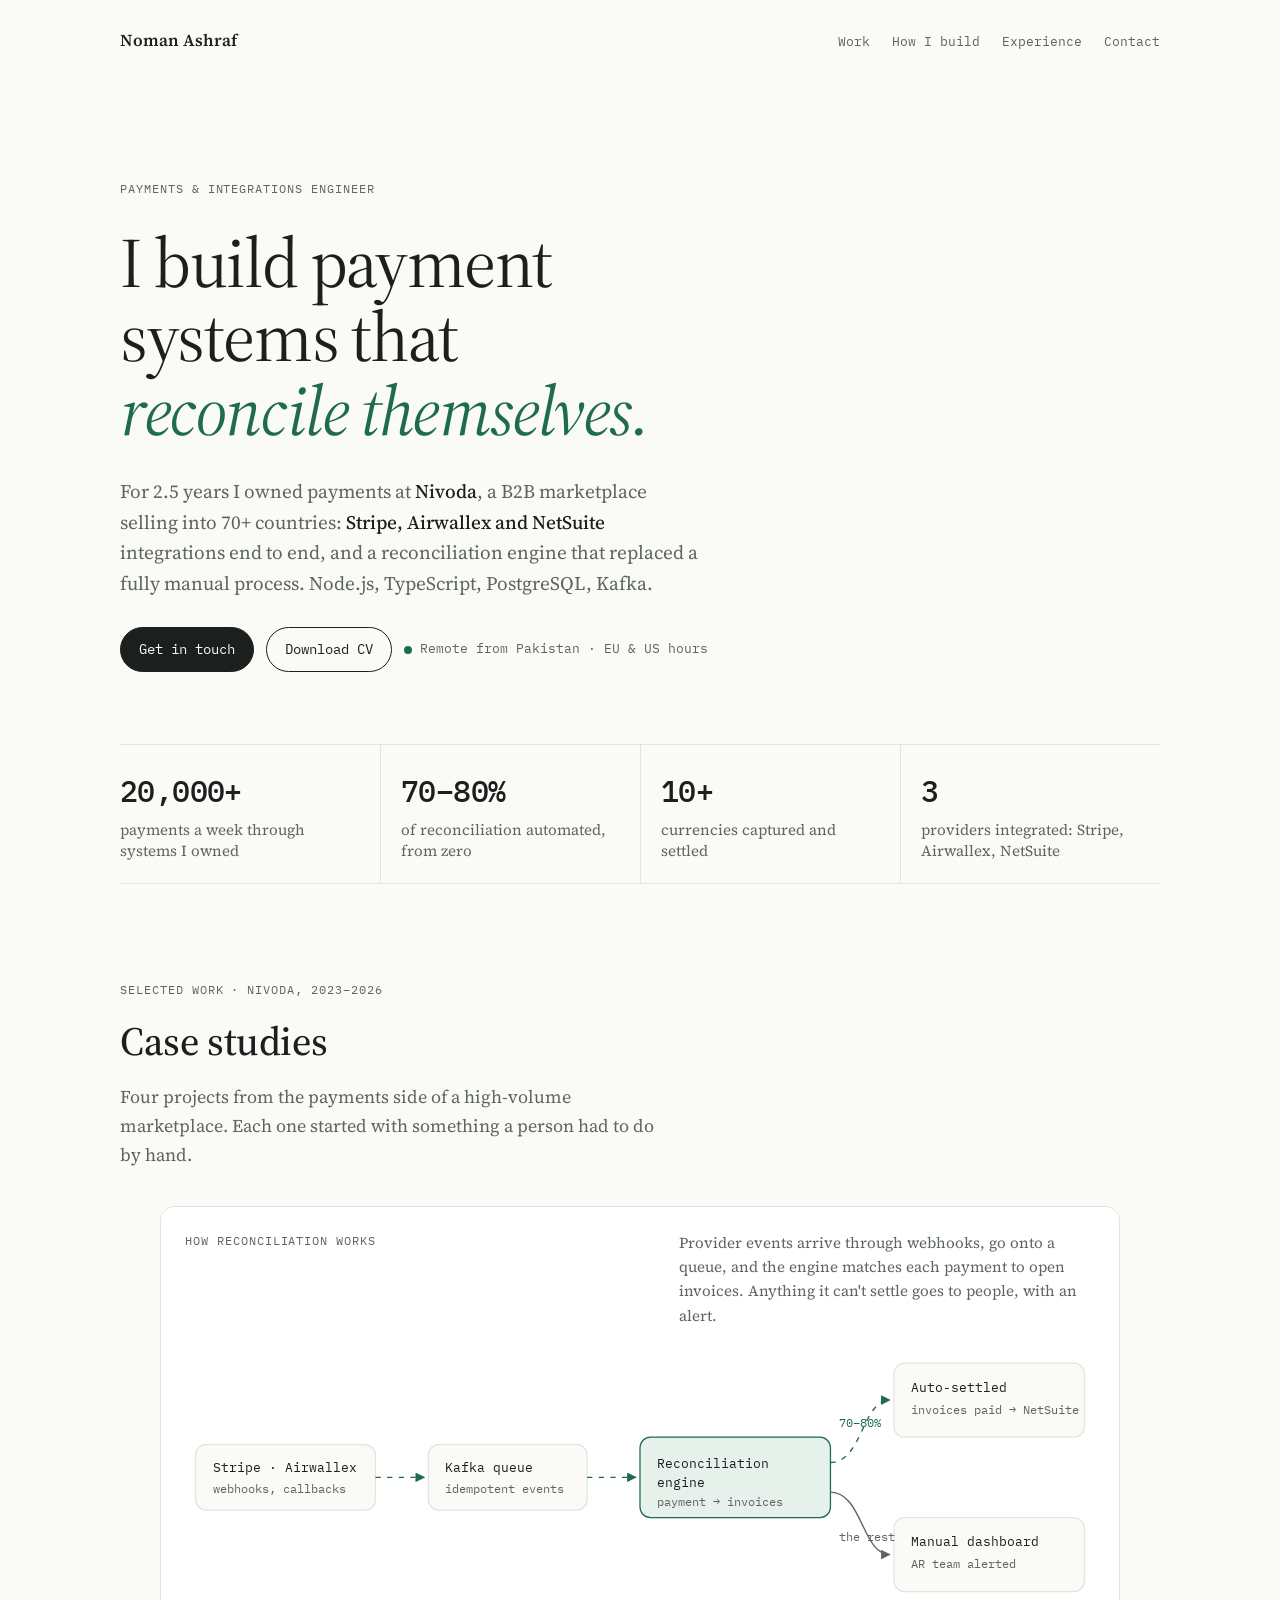
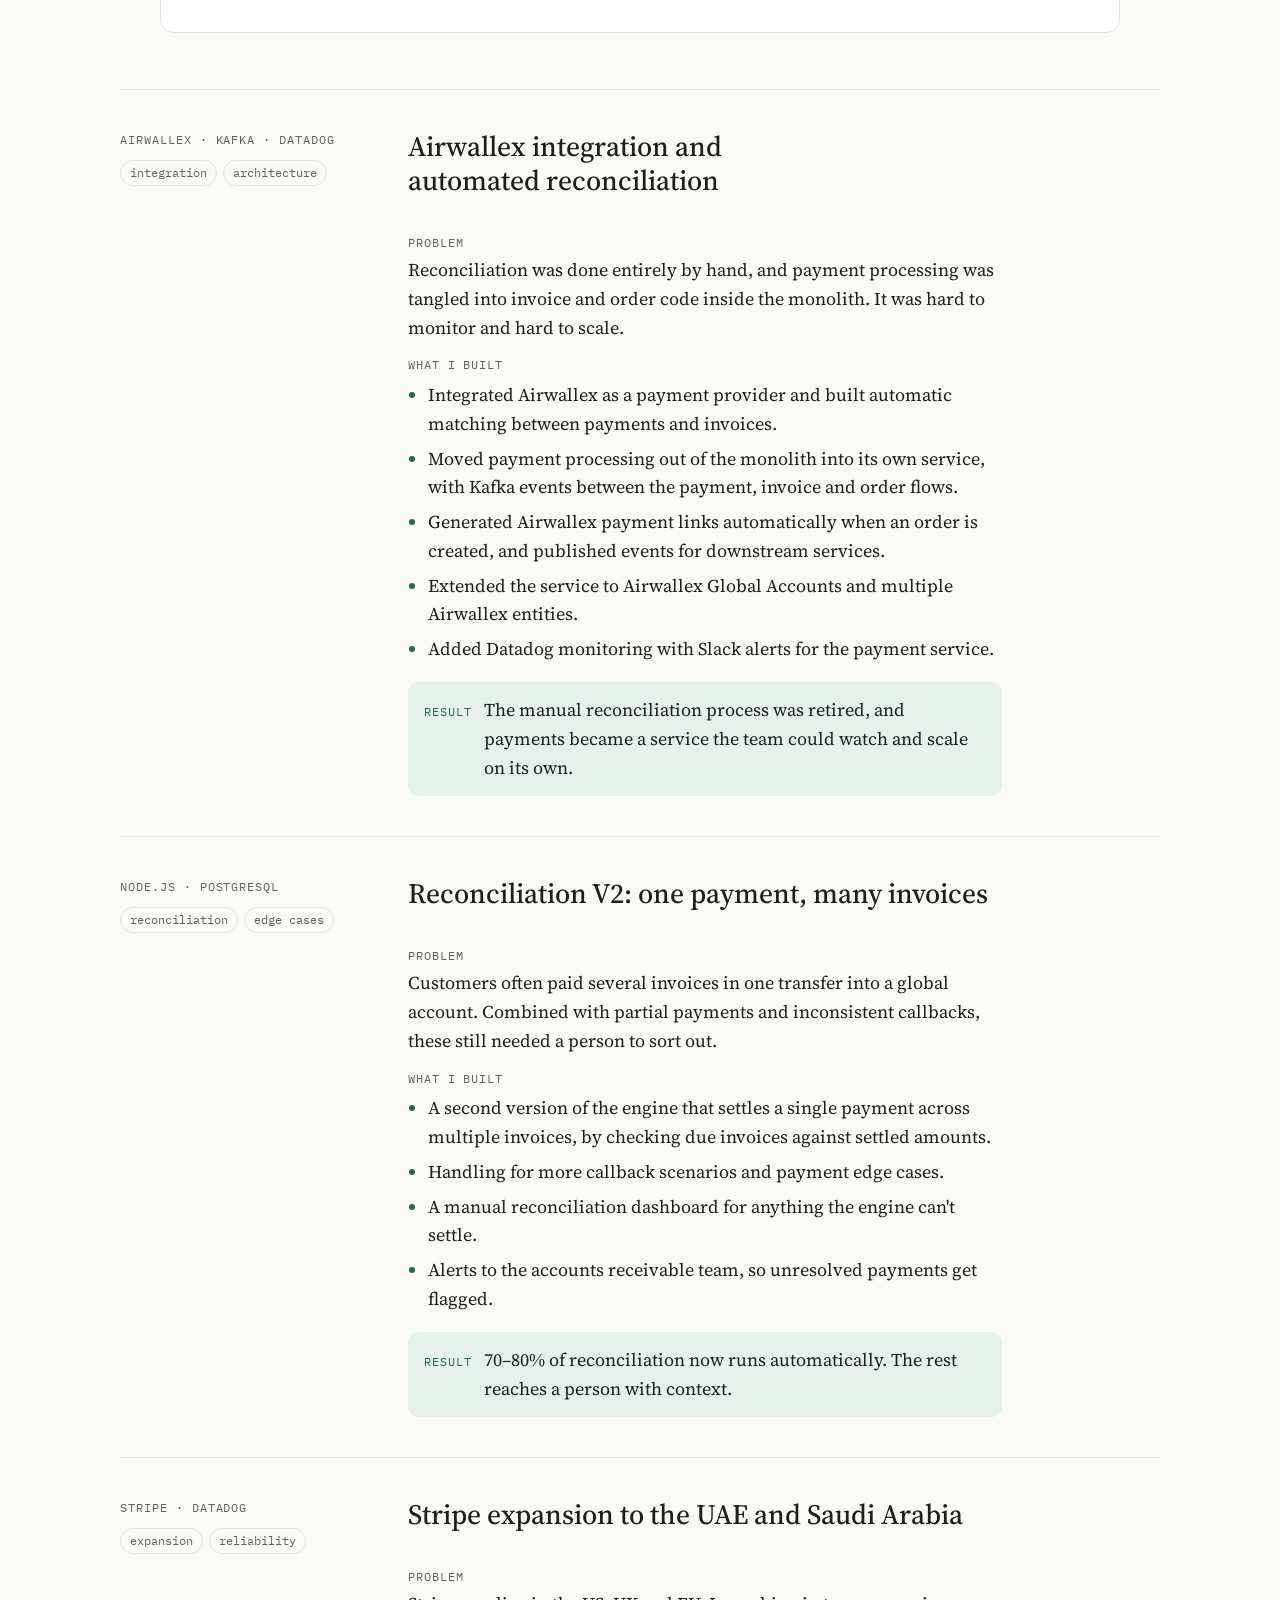
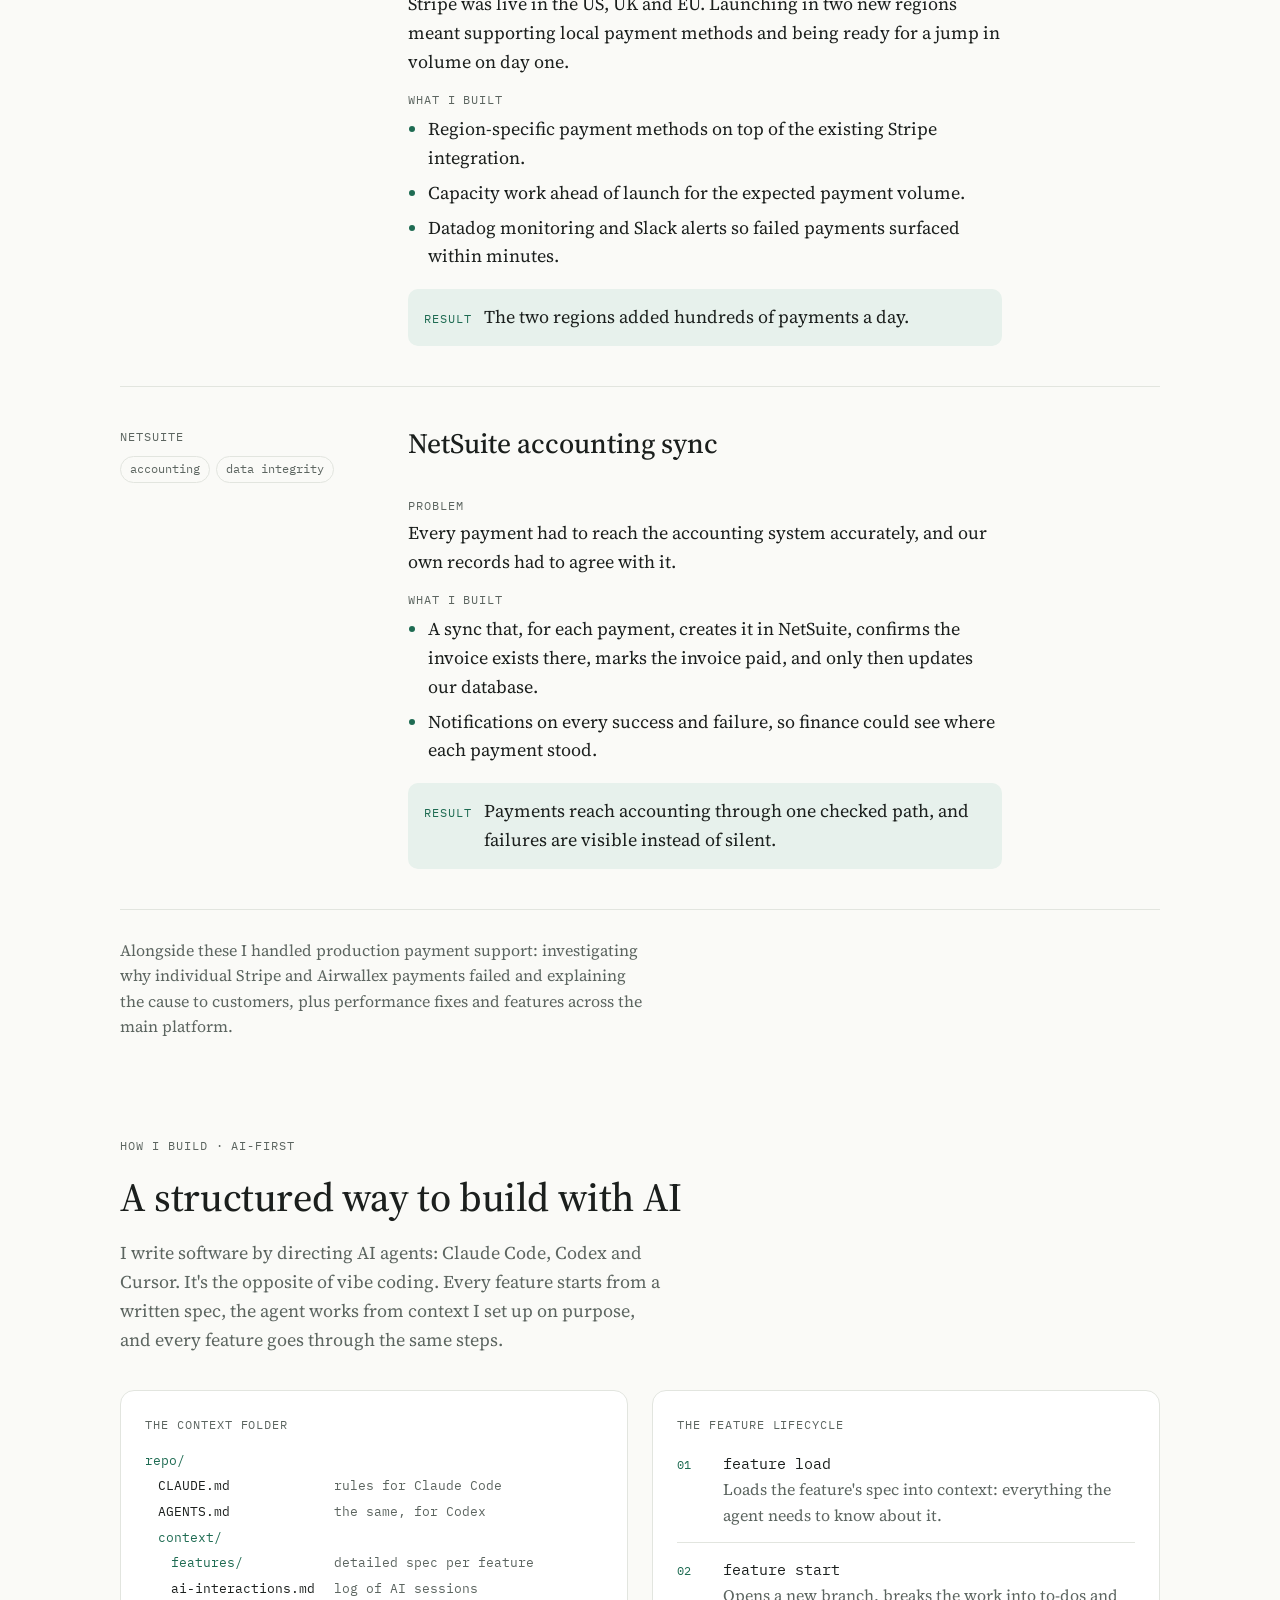
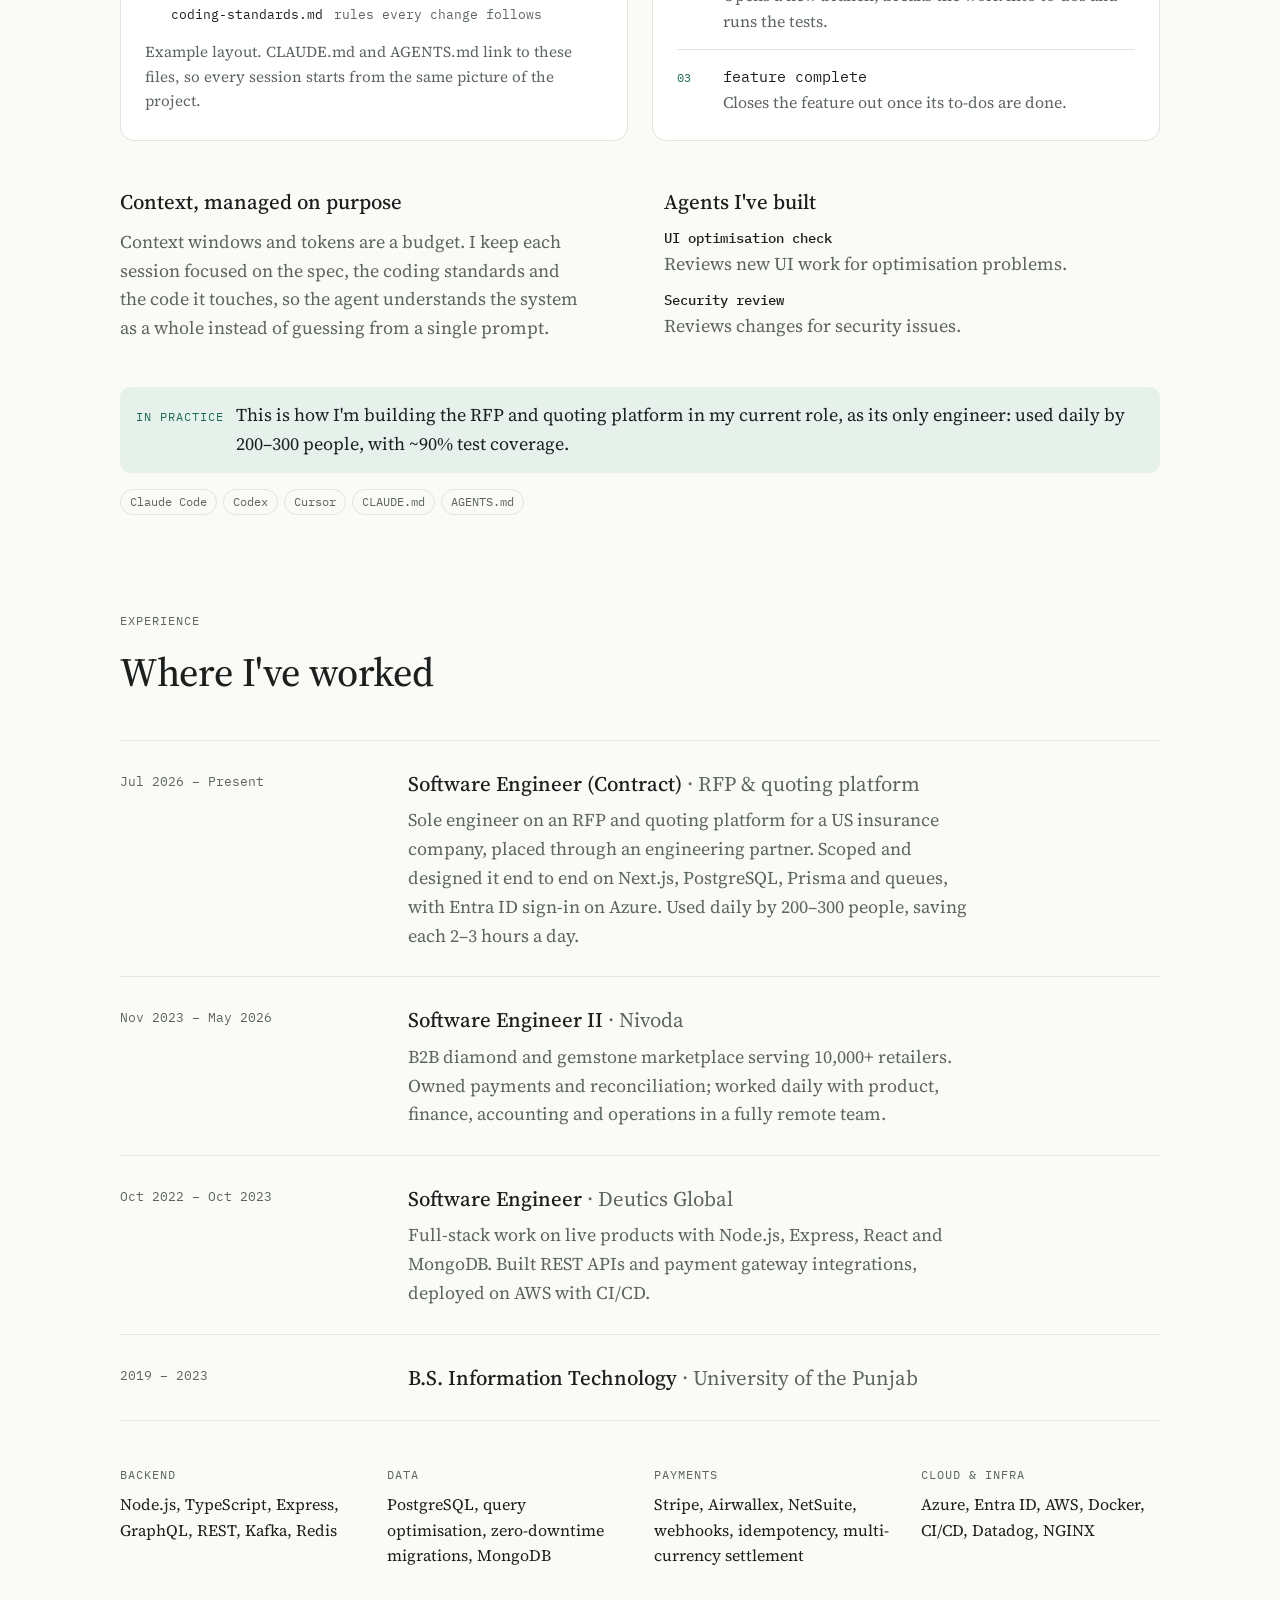
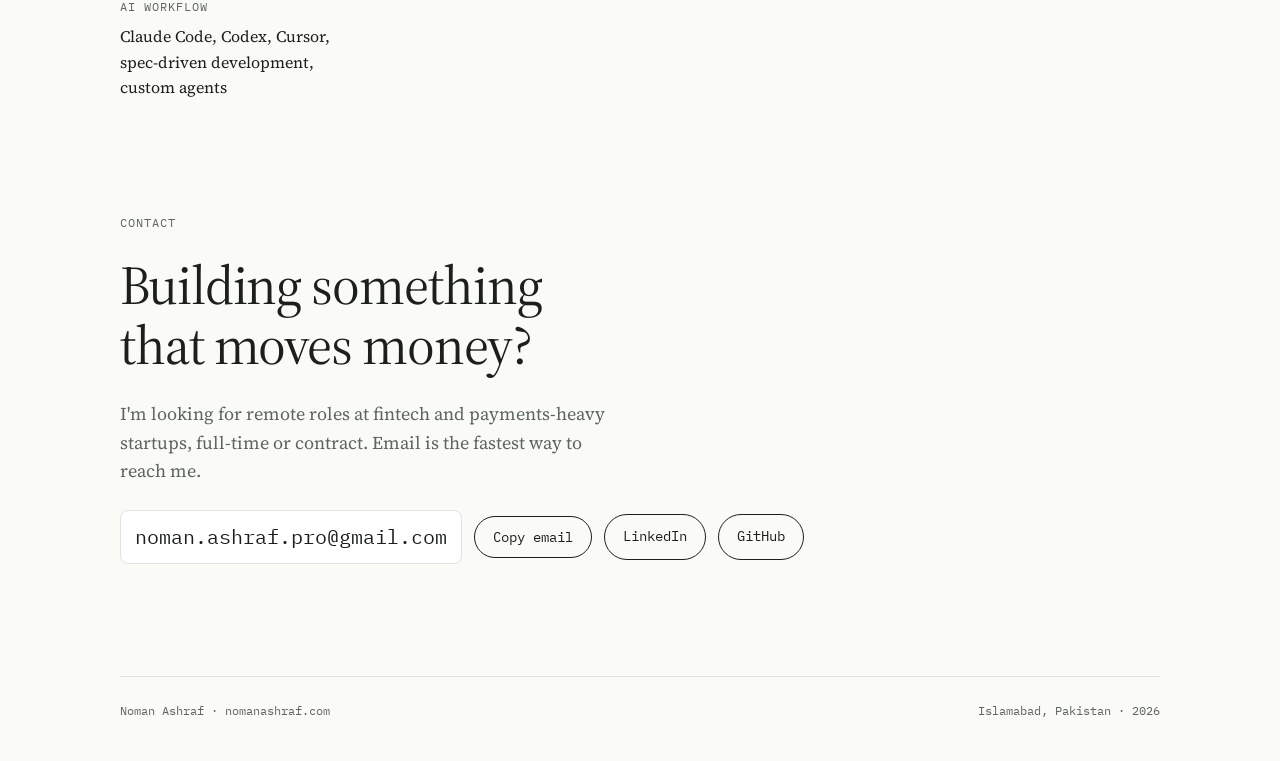
<file: index.html>
<!doctype html>
<html lang="en">
<head>
<meta charset="utf-8">
<meta name="viewport" content="width=device-width, initial-scale=1">
<title>Noman Ashraf</title>
<meta name="description" content="Noman Ashraf, payments and integrations engineer. Stripe, Airwallex and NetSuite, automated reconciliation, remote with EU/US hours.">
<link rel="canonical" href="https://nomanashraf.com/">
<meta property="og:type" content="website">
<meta property="og:url" content="https://nomanashraf.com/">
<meta property="og:title" content="Noman Ashraf · Payments &amp; Integrations Engineer">
<meta property="og:description" content="Owned Stripe, Airwallex and NetSuite end to end at a B2B marketplace. Automated reconciliation for 20,000+ payments a week.">
<meta name="twitter:card" content="summary">
<link rel="preconnect" href="https://fonts.googleapis.com">
<link rel="preconnect" href="https://fonts.gstatic.com" crossorigin>
<link rel="stylesheet" href="https://fonts.googleapis.com/css2?family=IBM+Plex+Mono:wght@400;500&family=Source+Serif+4:ital,opsz,wght@0,8..60,400;0,8..60,500;0,8..60,600;1,8..60,400&display=swap">
<style>
/* Layout: one reading column on light paper, case studies as ledger entries (meta left, story right), one flow diagram as the visual centre. */
:root {
  --paper: #FAFAF7;
  --card: #FFFFFF;
  --ink: #1B1F1D;
  --muted: #5C6560;
  --rule: #E2E5DF;
  --accent: #1E6B52;
  --accent-soft: #E7F1EC;
  --serif: "Source Serif 4", "Iowan Old Style", Georgia, "Times New Roman", serif;
  --mono: "IBM Plex Mono", ui-monospace, "SF Mono", Menlo, Consolas, monospace;
  --wrap: 1040px;
}
@media (prefers-color-scheme: dark) {
  :root:not([data-theme="light"]) {
    --paper: #121614; --card: #181D1B; --ink: #E8ECE9; --muted: #9AA39E;
    --rule: #2A312E; --accent: #72C4A2; --accent-soft: #1B2B24; color-scheme: dark;
  }
}
:root[data-theme="dark"] {
  --paper: #121614; --card: #181D1B; --ink: #E8ECE9; --muted: #9AA39E;
  --rule: #2A312E; --accent: #72C4A2; --accent-soft: #1B2B24; color-scheme: dark;
}

* { box-sizing: border-box; }
html { -webkit-text-size-adjust: 100%; }
body {
  margin: 0; background: var(--paper); color: var(--ink);
  font-family: var(--serif); font-size: 1.125rem; line-height: 1.6;
  font-optical-sizing: auto;
  padding-inline: clamp(16px, 5vw, 48px);
}
.wrap { max-width: var(--wrap); margin-inline: auto; }
a { color: inherit; text-decoration-color: var(--accent); text-underline-offset: 3px; }
a:hover { color: var(--accent); }
:focus-visible { outline: 2px solid var(--accent); outline-offset: 3px; border-radius: 2px; }
h1, h2, h3 { text-wrap: balance; font-weight: 500; margin: 0; }
p { margin: 0; }
.label {
  font-family: var(--mono); font-size: 0.75rem; letter-spacing: 0.08em;
  text-transform: uppercase; color: var(--muted);
}

/* nav */
nav { display: flex; justify-content: space-between; align-items: baseline; gap: 16px; padding-block: 28px; flex-wrap: wrap; }
nav .name { font-weight: 600; font-size: 1.05rem; text-decoration: none; }
nav ul { display: flex; gap: 22px; list-style: none; margin: 0; padding: 0; font-family: var(--mono); font-size: 0.8rem; }
nav ul a { text-decoration: none; color: var(--muted); }
nav ul a:hover { color: var(--accent); }

/* hero */
.hero { padding-block: clamp(40px, 9vw, 96px) clamp(40px, 7vw, 72px); display: grid; gap: 28px; }
.hero h1 {
  font-size: clamp(2.4rem, 6.2vw, 4.4rem); line-height: 1.05; letter-spacing: -0.02em;
  max-width: 17ch; font-weight: 400;
}
.hero h1 em { font-style: italic; color: var(--accent); }
.hero .lede { max-width: 58ch; color: var(--muted); font-size: 1.2rem; }
.hero .lede strong { color: var(--ink); font-weight: 500; }
.actions { display: flex; flex-wrap: wrap; gap: 12px; align-items: center; }
.btn {
  font-family: var(--mono); font-size: 0.85rem; text-decoration: none;
  padding: 11px 18px; border-radius: 999px; border: 1px solid var(--ink);
  display: inline-flex; gap: 8px; align-items: center;
}
.btn.primary { background: var(--ink); color: var(--paper); }
.btn.primary:hover { background: var(--accent); border-color: var(--accent); color: var(--paper); }
.btn:hover { border-color: var(--accent); }
.status { font-family: var(--mono); font-size: 0.8rem; color: var(--muted); display: inline-flex; align-items: center; gap: 8px; }
.status::before { content: ""; width: 8px; height: 8px; border-radius: 50%; background: var(--accent); }

/* ledger figures */
.figures {
  display: grid; grid-template-columns: repeat(4, 1fr);
  border-block: 1px solid var(--rule);
}
.figure { padding: 22px 20px 22px 0; display: grid; gap: 4px; }
.figure + .figure { padding-left: 20px; border-left: 1px solid var(--rule); }
.figure b { font-family: var(--mono); font-weight: 500; font-size: clamp(1.4rem, 3vw, 1.9rem); font-variant-numeric: tabular-nums; letter-spacing: -0.02em; }
.figure span { font-size: 0.95rem; color: var(--muted); line-height: 1.35; }
@media (max-width: 720px) {
  .figures { grid-template-columns: 1fr 1fr; }
  .figure:nth-child(3) { padding-left: 0; border-left: 0; }
  .figure:nth-child(n+3) { border-top: 1px solid var(--rule); }
}

/* sections */
section { padding-block: clamp(56px, 9vw, 96px) 0; }
.section-head { display: grid; gap: 10px; margin-bottom: 36px; }
.section-head h2 { font-size: clamp(1.8rem, 3.6vw, 2.5rem); letter-spacing: -0.01em; }
.section-head p { color: var(--muted); max-width: 60ch; }

/* diagram */
.diagram { background: var(--card); border: 1px solid var(--rule); border-radius: 14px; padding: 24px; margin-bottom: 56px; }
.diagram figcaption { display: flex; justify-content: space-between; gap: 12px; flex-wrap: wrap; margin-bottom: 16px; }
.diagram figcaption p { font-size: 0.95rem; color: var(--muted); max-width: 52ch; }
.diagram .scroll { overflow-x: auto; }
.diagram svg { display: block; width: 100%; min-width: 640px; height: auto; }
.n rect { fill: var(--paper); stroke: var(--rule); stroke-width: 1.2; }
.n.core rect { fill: var(--accent-soft); stroke: var(--accent); }
.n text { font-family: var(--mono); font-size: 12.5px; fill: var(--ink); }
.n text.sub { fill: var(--muted); font-size: 11px; }
.edge { fill: none; stroke: var(--muted); stroke-width: 1.3; }
.edge.live { stroke: var(--accent); stroke-dasharray: 5 6; animation: flow 1.6s linear infinite; }
.edge-label { font-family: var(--mono); font-size: 11px; fill: var(--accent); }
.arrow { fill: var(--muted); }
.arrow.live { fill: var(--accent); }
@keyframes flow { to { stroke-dashoffset: -22; } }
@media (prefers-reduced-motion: reduce) { .edge.live { animation: none; } }

/* case studies */
.cases { display: grid; }
.case {
  display: grid; grid-template-columns: 240px minmax(0, 1fr); gap: 20px 48px;
  padding-block: 40px; border-top: 1px solid var(--rule);
}
.case:last-child { border-bottom: 1px solid var(--rule); }
.case-meta { display: grid; gap: 10px; align-content: start; }
.tags { display: flex; flex-wrap: wrap; gap: 6px; }
.tag { font-family: var(--mono); font-size: 0.72rem; padding: 3px 9px; border-radius: 999px; border: 1px solid var(--rule); color: var(--muted); }
.case h3 { font-size: clamp(1.4rem, 2.6vw, 1.75rem); line-height: 1.2; margin-bottom: 18px; }
.case-body { min-width: 0; display: grid; gap: 18px; max-width: 66ch; }
.case dl { margin: 0; display: grid; gap: 14px; }
.case dt { font-family: var(--mono); font-size: 0.72rem; letter-spacing: 0.08em; text-transform: uppercase; color: var(--muted); }
.case dd { margin: 4px 0 0; }
.case ul { margin: 6px 0 0; padding-left: 1.1em; display: grid; gap: 6px; }
.case ul li::marker { color: var(--accent); }
.result {
  display: flex; gap: 12px; align-items: baseline; padding: 14px 16px;
  background: var(--accent-soft); border-radius: 10px;
}
.result .label { color: var(--accent); flex-shrink: 0; }
@media (max-width: 760px) { .case { grid-template-columns: 1fr; } }

.also { margin-top: 28px; color: var(--muted); max-width: 66ch; font-size: 1rem; }

/* how I build (AI-first workflow) */
.ai-grid { display: grid; grid-template-columns: minmax(0, 1fr) minmax(0, 1fr); gap: 24px; }
.panel { background: var(--card); border: 1px solid var(--rule); border-radius: 14px; padding: 24px; display: grid; gap: 16px; align-content: start; min-width: 0; }
.panel > p { font-size: 0.95rem; color: var(--muted); }
.tree { list-style: none; margin: 0; padding: 0; display: grid; gap: 6px; font-family: var(--mono); font-size: 0.82rem; line-height: 1.5; }
.tree li { display: grid; grid-template-columns: 13.5em minmax(0, 1fr); gap: 0 12px; }
.tree code { font-family: inherit; color: var(--ink); white-space: nowrap; }
.tree li.l1 code { padding-left: 1em; }
.tree li.l2 code { padding-left: 2em; }
.tree .dir { color: var(--accent); }
.tree span { color: var(--muted); }
@media (max-width: 520px) {
  .tree li { grid-template-columns: 1fr; }
  .tree li.l1 span { padding-left: 1em; }
  .tree li.l2 span { padding-left: 2em; }
}
.steps { list-style: none; margin: 0; padding: 0; display: grid; }
.steps li { display: grid; grid-template-columns: 34px minmax(0, 1fr); gap: 2px 12px; padding-block: 14px; border-top: 1px solid var(--rule); }
.steps li:first-child { border-top: 0; padding-top: 0; }
.steps li:last-child { padding-bottom: 0; }
.steps .num { font-family: var(--mono); font-size: 0.78rem; color: var(--accent); padding-top: 4px; font-variant-numeric: tabular-nums; }
.steps code { font-family: var(--mono); font-size: 0.95rem; }
.steps p { grid-column: 2; color: var(--muted); font-size: 1rem; }
.ai-notes { display: grid; grid-template-columns: minmax(0, 1fr) minmax(0, 1fr); gap: 32px 48px; margin-top: 44px; }
.ai-notes h3 { font-size: 1.3rem; margin-bottom: 10px; }
.ai-notes p { color: var(--muted); max-width: 52ch; }
.agent-list { list-style: none; margin: 0; padding: 0; display: grid; gap: 12px; }
.agent-list li { color: var(--muted); }
.agent-list b { display: block; font-family: var(--mono); font-size: 0.85rem; font-weight: 500; color: var(--ink); }
.ai-proof { margin-top: 44px; display: grid; gap: 16px; }
@media (max-width: 1100px) { .ai-grid { grid-template-columns: 1fr; } }
@media (max-width: 760px) { .ai-notes { grid-template-columns: 1fr; } }
@media (max-width: 520px) { .result { flex-direction: column; gap: 6px; } }

/* experience */
.roles { display: grid; }
.role { display: grid; grid-template-columns: 240px minmax(0, 1fr); gap: 8px 48px; padding-block: 26px; border-top: 1px solid var(--rule); }
.role:last-child { border-bottom: 1px solid var(--rule); }
.role .when { font-family: var(--mono); font-size: 0.82rem; color: var(--muted); font-variant-numeric: tabular-nums; padding-top: 4px; }
.role h3 { font-size: 1.3rem; }
.role h3 span { color: var(--muted); font-weight: 400; }
.role p { color: var(--muted); margin-top: 6px; max-width: 64ch; }
@media (max-width: 760px) { .role { grid-template-columns: 1fr; } }

.stack { display: grid; grid-template-columns: repeat(auto-fit, minmax(220px, 1fr)); gap: 28px; margin-top: 44px; }
.stack div { display: grid; gap: 8px; align-content: start; }
.stack p { font-size: 1rem; }

/* contact */
.contact { padding-block: clamp(64px, 10vw, 112px); display: grid; gap: 24px; }
.contact h2 { font-size: clamp(2rem, 5vw, 3.4rem); font-weight: 400; letter-spacing: -0.02em; max-width: 18ch; line-height: 1.1; }
.contact p { color: var(--muted); max-width: 56ch; }
.email-row { display: flex; flex-wrap: wrap; gap: 12px; align-items: center; }
.email { font-family: var(--mono); font-size: clamp(1rem, 2.4vw, 1.25rem); user-select: all; padding: 10px 14px; border: 1px solid var(--rule); border-radius: 8px; background: var(--card); overflow-wrap: anywhere; }
button.btn { background: none; color: var(--ink); cursor: pointer; }
footer { border-top: 1px solid var(--rule); padding-block: 24px 40px; display: flex; justify-content: space-between; gap: 12px; flex-wrap: wrap; font-family: var(--mono); font-size: 0.78rem; color: var(--muted); }

/* Phone view: a short link-in-bio screen. Desktop keeps the full site. Add ?full to the URL to see the full site on a phone. */
.bio { display: none; }
@media (max-width: 640px) {
  html:not([data-full]) .wrap { display: none; }
  html:not([data-full]) .bio { display: flex; }
}
.bio { min-height: 100vh; min-height: 100svh; box-sizing: border-box; flex-direction: column; justify-content: center; gap: 32px; padding: 40px 28px; max-width: 480px; margin: 0 auto; }
.bio-meta { display: flex; justify-content: space-between; font-family: var(--mono); font-size: 12px; letter-spacing: 0.1em; color: var(--muted); }
.bio h1 { font-family: var(--serif); font-weight: 400; font-size: 54px; line-height: 1.02; letter-spacing: -0.01em; margin: 0; }
.bio h1 em { color: var(--accent); }
.bio-line { font-family: var(--serif); font-size: 20px; line-height: 1.4; margin: 14px 0 0; }
.bio-links { list-style: none; margin: 0; padding: 0; border-bottom: 1px solid var(--ink); }
.bio-links a { display: flex; align-items: center; gap: 16px; min-height: 64px; padding: 0 4px; border-top: 1px solid var(--ink); color: var(--ink); text-decoration: none; font-family: var(--serif); font-size: 24px; }
.bio-links a:hover, .bio-links a:focus-visible { background: var(--accent-soft); }
.bio-links a:focus-visible { outline: 2px solid var(--accent); outline-offset: -2px; }
.bio-links span { font-family: var(--mono); font-size: 12px; color: var(--accent); }
.bio-links b { flex-grow: 1; font-weight: 400; }
</style>
<script>
  if (/[?&]full\b/.test(location.search)) document.documentElement.setAttribute('data-full', '');
</script>
</head>
<body>

<main class="bio" aria-label="Noman Ashraf">
  <div class="bio-meta"><span>hello</span><span>islamabad, pakistan</span></div>
  <div>
    <h1>Noman<br><em>Ashraf.</em></h1>
    <p class="bio-line">Making things. Learning how they work.</p>
  </div>
  <ul class="bio-links">
    <li><a href="/?full"><span>01</span><b>Portfolio</b>&rarr;</a></li>
    <li><a href="https://github.com/pheN0M1nal"><span>02</span><b>GitHub</b>&rarr;</a></li>
    <li><a href="https://linkedin.com/in/-nomanashraf"><span>03</span><b>LinkedIn</b>&rarr;</a></li>
    <li><a href="mailto:noman.ashraf.pro@gmail.com"><span>04</span><b>Say hello</b>&rarr;</a></li>
  </ul>
  <div class="bio-meta"><span>nomanashraf.com</span><span>2026</span></div>
</main>

<div class="wrap">
  <nav aria-label="Main">
    <a class="name" href="#top">Noman Ashraf</a>
    <ul>
      <li><a href="#work">Work</a></li>
      <li><a href="#how-i-build">How I build</a></li>
      <li><a href="#experience">Experience</a></li>
      <li><a href="#contact">Contact</a></li>
    </ul>
  </nav>

  <header class="hero" id="top">
    <p class="label">Payments &amp; Integrations Engineer</p>
    <h1>I build payment systems that <em>reconcile themselves.</em></h1>
    <p class="lede">For 2.5 years I owned payments at <strong>Nivoda</strong>, a B2B marketplace selling into 70+ countries: <strong>Stripe, Airwallex and NetSuite</strong> integrations end to end, and a reconciliation engine that replaced a fully manual process. Node.js, TypeScript, PostgreSQL, Kafka.</p>
    <div class="actions">
      <a class="btn primary" href="#contact">Get in touch</a>
      <a class="btn" href="Noman_Ashraf_CV.pdf" target="_blank" rel="noopener">Download CV</a>
      <span class="status">Remote from Pakistan · EU &amp; US hours</span>
    </div>
  </header>

  <div class="figures" role="list">
    <div class="figure" role="listitem"><b>20,000+</b><span>payments a week through systems I owned</span></div>
    <div class="figure" role="listitem"><b>70–80%</b><span>of reconciliation automated, from zero</span></div>
    <div class="figure" role="listitem"><b>10+</b><span>currencies captured and settled</span></div>
    <div class="figure" role="listitem"><b>3</b><span>providers integrated: Stripe, Airwallex, NetSuite</span></div>
  </div>

  <section id="work">
    <div class="section-head">
      <p class="label">Selected work · Nivoda, 2023–2026</p>
      <h2>Case studies</h2>
      <p>Four projects from the payments side of a high-volume marketplace. Each one started with something a person had to do by hand.</p>
    </div>

    <figure class="diagram">
      <figcaption>
        <span class="label">How reconciliation works</span>
        <p>Provider events arrive through webhooks, go onto a queue, and the engine matches each payment to open invoices. Anything it can't settle goes to people, with an alert.</p>
      </figcaption>
      <div class="scroll">
        <svg viewBox="0 0 860 250" role="img" aria-label="Flow: Stripe and Airwallex webhooks go to a Kafka queue, then to the reconciliation engine. 70 to 80 percent are auto-settled against invoices and synced to NetSuite; the rest go to a manual dashboard with alerts to the AR team.">
          <defs>
            <marker id="ah" viewBox="0 0 10 10" refX="9" refY="5" markerWidth="7" markerHeight="7" orient="auto-start-reverse"><path class="arrow" d="M0,0 L10,5 L0,10 z"/></marker>
            <marker id="ahl" viewBox="0 0 10 10" refX="9" refY="5" markerWidth="7" markerHeight="7" orient="auto-start-reverse"><path class="arrow live" d="M0,0 L10,5 L0,10 z"/></marker>
          </defs>

          <g class="n"><rect x="10" y="95" width="170" height="62" rx="10"/><text x="26" y="121">Stripe · Airwallex</text><text class="sub" x="26" y="141">webhooks, callbacks</text></g>
          <g class="n"><rect x="230" y="95" width="150" height="62" rx="10"/><text x="246" y="121">Kafka queue</text><text class="sub" x="246" y="141">idempotent events</text></g>
          <g class="n core"><rect x="430" y="88" width="180" height="76" rx="10"/><text x="446" y="117">Reconciliation</text><text x="446" y="135">engine</text><text class="sub" x="446" y="153">payment → invoices</text></g>
          <g class="n"><rect x="670" y="18" width="180" height="70" rx="10"/><text x="686" y="45">Auto-settled</text><text class="sub" x="686" y="66">invoices paid → NetSuite</text></g>
          <g class="n"><rect x="670" y="164" width="180" height="70" rx="10"/><text x="686" y="191">Manual dashboard</text><text class="sub" x="686" y="212">AR team alerted</text></g>

          <path class="edge live" d="M180,126 L226,126" marker-end="url(#ahl)"/>
          <path class="edge live" d="M380,126 L426,126" marker-end="url(#ahl)"/>
          <path class="edge live" d="M610,112 C640,112 640,53 666,53" marker-end="url(#ahl)"/>
          <path class="edge" d="M610,140 C640,140 640,199 666,199" marker-end="url(#ah)"/>
          <text class="edge-label" x="618" y="78">70–80%</text>
          <text class="edge-label" x="618" y="186" style="fill: var(--muted)">the rest</text>
        </svg>
      </div>
    </figure>

    <div class="cases">
      <article class="case">
        <div class="case-meta">
          <span class="label">Airwallex · Kafka · Datadog</span>
          <div class="tags"><span class="tag">integration</span><span class="tag">architecture</span></div>
        </div>
        <div class="case-body">
          <h3>Airwallex integration and automated reconciliation</h3>
          <dl>
            <div><dt>Problem</dt><dd>Reconciliation was done entirely by hand, and payment processing was tangled into invoice and order code inside the monolith. It was hard to monitor and hard to scale.</dd></div>
            <div><dt>What I built</dt><dd><ul>
              <li>Integrated Airwallex as a payment provider and built automatic matching between payments and invoices.</li>
              <li>Moved payment processing out of the monolith into its own service, with Kafka events between the payment, invoice and order flows.</li>
              <li>Generated Airwallex payment links automatically when an order is created, and published events for downstream services.</li>
              <li>Extended the service to Airwallex Global Accounts and multiple Airwallex entities.</li>
              <li>Added Datadog monitoring with Slack alerts for the payment service.</li>
            </ul></dd></div>
          </dl>
          <p class="result"><span class="label">Result</span><span>The manual reconciliation process was retired, and payments became a service the team could watch and scale on its own.</span></p>
        </div>
      </article>

      <article class="case">
        <div class="case-meta">
          <span class="label">Node.js · PostgreSQL</span>
          <div class="tags"><span class="tag">reconciliation</span><span class="tag">edge cases</span></div>
        </div>
        <div class="case-body">
          <h3>Reconciliation V2: one payment, many invoices</h3>
          <dl>
            <div><dt>Problem</dt><dd>Customers often paid several invoices in one transfer into a global account. Combined with partial payments and inconsistent callbacks, these still needed a person to sort out.</dd></div>
            <div><dt>What I built</dt><dd><ul>
              <li>A second version of the engine that settles a single payment across multiple invoices, by checking due invoices against settled amounts.</li>
              <li>Handling for more callback scenarios and payment edge cases.</li>
              <li>A manual reconciliation dashboard for anything the engine can't settle.</li>
              <li>Alerts to the accounts receivable team, so unresolved payments get flagged.</li>
            </ul></dd></div>
          </dl>
          <p class="result"><span class="label">Result</span><span>70–80% of reconciliation now runs automatically. The rest reaches a person with context.</span></p>
        </div>
      </article>

      <article class="case">
        <div class="case-meta">
          <span class="label">Stripe · Datadog</span>
          <div class="tags"><span class="tag">expansion</span><span class="tag">reliability</span></div>
        </div>
        <div class="case-body">
          <h3>Stripe expansion to the UAE and Saudi Arabia</h3>
          <dl>
            <div><dt>Problem</dt><dd>Stripe was live in the US, UK and EU. Launching in two new regions meant supporting local payment methods and being ready for a jump in volume on day one.</dd></div>
            <div><dt>What I built</dt><dd><ul>
              <li>Region-specific payment methods on top of the existing Stripe integration.</li>
              <li>Capacity work ahead of launch for the expected payment volume.</li>
              <li>Datadog monitoring and Slack alerts so failed payments surfaced within minutes.</li>
            </ul></dd></div>
          </dl>
          <p class="result"><span class="label">Result</span><span>The two regions added hundreds of payments a day.</span></p>
        </div>
      </article>

      <article class="case">
        <div class="case-meta">
          <span class="label">NetSuite</span>
          <div class="tags"><span class="tag">accounting</span><span class="tag">data integrity</span></div>
        </div>
        <div class="case-body">
          <h3>NetSuite accounting sync</h3>
          <dl>
            <div><dt>Problem</dt><dd>Every payment had to reach the accounting system accurately, and our own records had to agree with it.</dd></div>
            <div><dt>What I built</dt><dd><ul>
              <li>A sync that, for each payment, creates it in NetSuite, confirms the invoice exists there, marks the invoice paid, and only then updates our database.</li>
              <li>Notifications on every success and failure, so finance could see where each payment stood.</li>
            </ul></dd></div>
          </dl>
          <p class="result"><span class="label">Result</span><span>Payments reach accounting through one checked path, and failures are visible instead of silent.</span></p>
        </div>
      </article>
    </div>

    <p class="also">Alongside these I handled production payment support: investigating why individual Stripe and Airwallex payments failed and explaining the cause to customers, plus performance fixes and features across the main platform.</p>
  </section>

  <section id="how-i-build">
    <div class="section-head">
      <p class="label">How I build · AI-first</p>
      <h2>A structured way to build with AI</h2>
      <p>I write software by directing AI agents: Claude Code, Codex and Cursor. It's the opposite of vibe coding. Every feature starts from a written spec, the agent works from context I set up on purpose, and every feature goes through the same steps.</p>
    </div>

    <div class="ai-grid">
      <div class="panel">
        <span class="label">The context folder</span>
<ul class="tree" aria-label="Example repository layout">
          <li><code class="dir">repo/</code></li>
          <li class="l1"><code>CLAUDE.md</code><span>rules for Claude Code</span></li>
          <li class="l1"><code>AGENTS.md</code><span>the same, for Codex</span></li>
          <li class="l1"><code class="dir">context/</code></li>
          <li class="l2"><code class="dir">features/</code><span>detailed spec per feature</span></li>
          <li class="l2"><code>ai-interactions.md</code><span>log of AI sessions</span></li>
          <li class="l2"><code>coding-standards.md</code><span>rules every change follows</span></li>
        </ul>
        <p>Example layout. CLAUDE.md and AGENTS.md link to these files, so every session starts from the same picture of the project.</p>
      </div>

      <div class="panel">
        <span class="label">The feature lifecycle</span>
        <ol class="steps">
          <li><span class="num">01</span><code>feature load</code><p>Loads the feature's spec into context: everything the agent needs to know about it.</p></li>
          <li><span class="num">02</span><code>feature start</code><p>Opens a new branch, breaks the work into to-dos and runs the tests.</p></li>
          <li><span class="num">03</span><code>feature complete</code><p>Closes the feature out once its to-dos are done.</p></li>
        </ol>
      </div>
    </div>

    <div class="ai-notes">
      <div>
        <h3>Context, managed on purpose</h3>
        <p>Context windows and tokens are a budget. I keep each session focused on the spec, the coding standards and the code it touches, so the agent understands the system as a whole instead of guessing from a single prompt.</p>
      </div>
      <div>
        <h3>Agents I've built</h3>
        <ul class="agent-list">
          <li><b>UI optimisation check</b>Reviews new UI work for optimisation problems.</li>
          <li><b>Security review</b>Reviews changes for security issues.</li>
        </ul>
      </div>
    </div>

    <div class="ai-proof">
      <p class="result"><span class="label">In practice</span><span>This is how I'm building the RFP and quoting platform in my current role, as its only engineer: used daily by 200–300 people, with ~90% test coverage.</span></p>
      <div class="tags"><span class="tag">Claude Code</span><span class="tag">Codex</span><span class="tag">Cursor</span><span class="tag">CLAUDE.md</span><span class="tag">AGENTS.md</span></div>
    </div>
  </section>

  <section id="experience">
    <div class="section-head">
      <p class="label">Experience</p>
      <h2>Where I've worked</h2>
    </div>
    <div class="roles">
      <div class="role">
        <span class="when">Jul 2026 – Present</span>
        <div>
          <h3>Software Engineer (Contract) <span>· RFP &amp; quoting platform</span></h3>
          <p>Sole engineer on an RFP and quoting platform for a US insurance company, placed through an engineering partner. Scoped and designed it end to end on Next.js, PostgreSQL, Prisma and queues, with Entra ID sign-in on Azure. Used daily by 200–300 people, saving each 2–3 hours a day.</p>
        </div>
      </div>
      <div class="role">
        <span class="when">Nov 2023 – May 2026</span>
        <div>
          <h3>Software Engineer II <span>· Nivoda</span></h3>
          <p>B2B diamond and gemstone marketplace serving 10,000+ retailers. Owned payments and reconciliation; worked daily with product, finance, accounting and operations in a fully remote team.</p>
        </div>
      </div>
      <div class="role">
        <span class="when">Oct 2022 – Oct 2023</span>
        <div>
          <h3>Software Engineer <span>· Deutics Global</span></h3>
          <p>Full-stack work on live products with Node.js, Express, React and MongoDB. Built REST APIs and payment gateway integrations, deployed on AWS with CI/CD.</p>
        </div>
      </div>
      <div class="role">
        <span class="when">2019 – 2023</span>
        <div>
          <h3>B.S. Information Technology <span>· University of the Punjab</span></h3>
        </div>
      </div>
    </div>

    <div class="stack">
      <div><span class="label">Backend</span><p>Node.js, TypeScript, Express, GraphQL, REST, Kafka, Redis</p></div>
      <div><span class="label">Data</span><p>PostgreSQL, query optimisation, zero-downtime migrations, MongoDB</p></div>
      <div><span class="label">Payments</span><p>Stripe, Airwallex, NetSuite, webhooks, idempotency, multi-currency settlement</p></div>
      <div><span class="label">Cloud &amp; infra</span><p>Azure, Entra ID, AWS, Docker, CI/CD, Datadog, NGINX</p></div>
      <div><span class="label">AI workflow</span><p>Claude Code, Codex, Cursor, spec-driven development, custom agents</p></div>
    </div>
  </section>

  <section class="contact" id="contact">
    <p class="label">Contact</p>
    <h2>Building something that moves money?</h2>
    <p>I'm looking for remote roles at fintech and payments-heavy startups, full-time or contract. Email is the fastest way to reach me.</p>
    <div class="email-row">
      <span class="email" id="email">noman.ashraf.pro@gmail.com</span>
      <button class="btn" id="copy" type="button">Copy email</button>
      <a class="btn" href="https://linkedin.com/in/-nomanashraf" target="_blank" rel="noopener">LinkedIn</a>
      <a class="btn" href="https://github.com/pheN0M1nal" target="_blank" rel="noopener">GitHub</a>
    </div>
  </section>

  <footer>
    <span>Noman Ashraf · nomanashraf.com</span>
    <span>Islamabad, Pakistan · 2026</span>
  </footer>
</div>

<script>
  (function () {
    var btn = document.getElementById('copy');
    var email = document.getElementById('email');
    btn.addEventListener('click', function () {
      var done = function () { btn.textContent = 'Copied'; setTimeout(function () { btn.textContent = 'Copy email'; }, 1800); };
      var fallback = function () {
        var r = document.createRange(); r.selectNodeContents(email);
        var s = window.getSelection(); s.removeAllRanges(); s.addRange(r);
        btn.textContent = 'Selected, press Ctrl+C';
      };
      if (navigator.clipboard && navigator.clipboard.writeText) {
        navigator.clipboard.writeText(email.textContent.trim()).then(done, fallback);
      } else { fallback(); }
    });
  })();
</script>
</body>
</html>
</file>
